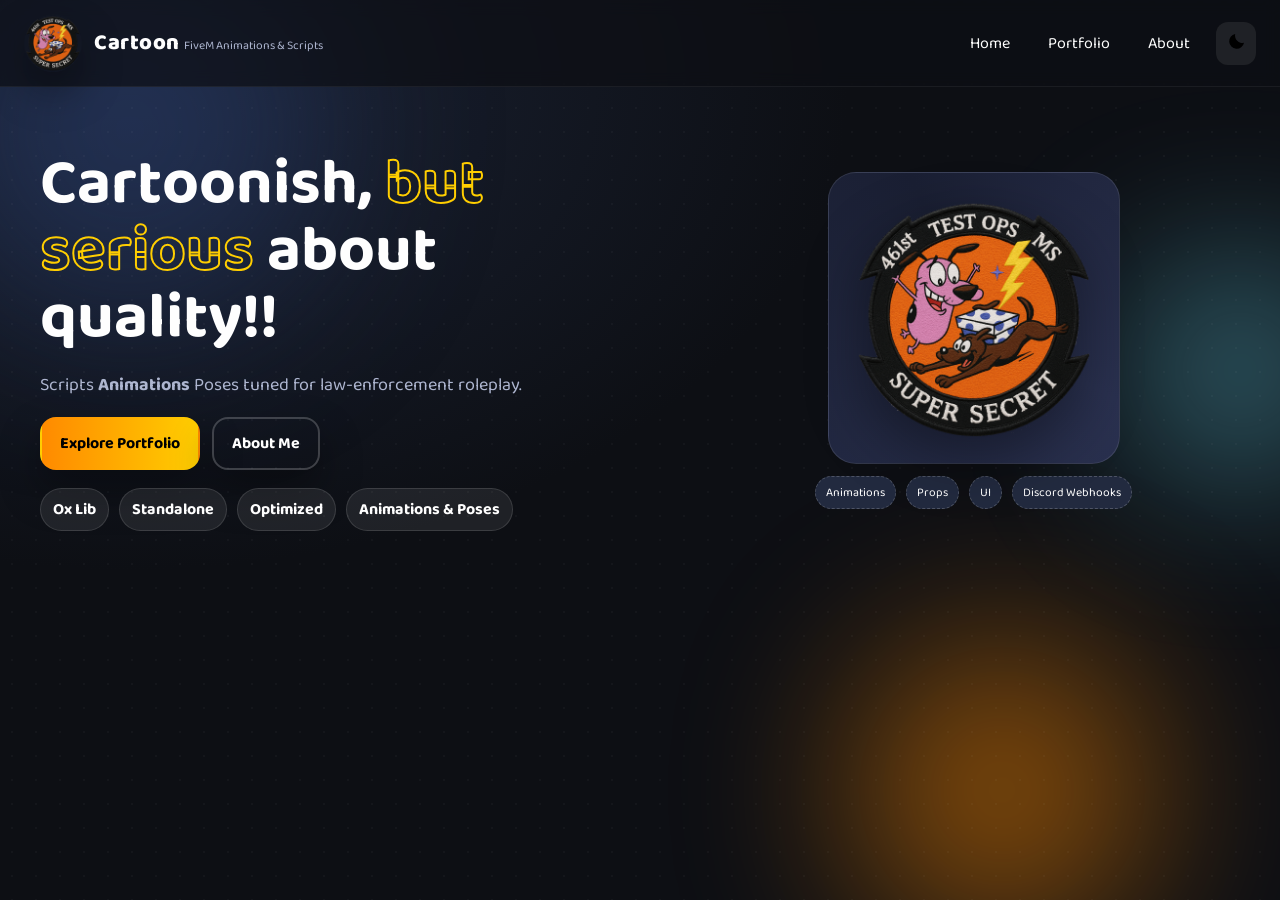
<file: index.html>
<!doctype html><html lang="en"><head><title>Cartoon — Home</title><meta charset="utf-8"><meta name="viewport" content="width=device-width,initial-scale=1">
<link rel="preconnect" href="https://fonts.googleapis.com"><link rel="preconnect" href="https://fonts.gstatic.com" crossorigin>
<link href="https://fonts.googleapis.com/css2?family=Baloo+2:wght@400;600;700;800&family=Comic+Neue:wght@700&family=Nunito:wght@400;600;700&display=swap" rel="stylesheet">
<link rel="stylesheet" href="css/style.css"><link rel="icon" href="assets/logo.png"></head><body><div class="page-wipe"><div class="wipe-layer"></div><div class="wipe-layer delay"></div></div>
<div class="bg"><span class="blob b1"></span><span class="blob b2"></span><span class="blob b3"></span><span class="stars"></span></div>
<header class="site-header">
<a class="brand" href="index.html"><img src="assets/logo.png"><div class="brand-text"><span class="brand-top">Cartoon   </span><span class="brand-sub">     FiveM Animations & Scripts</span></div></a>
<nav class="nav">
<button class="nav-toggle" aria-expanded="false"><span></span><span></span><span></span></button>
<ul class="nav-list">
<li><a href="index.html" class="link">Home</a></li>
<li><a href="portfolio.html" class="link">Portfolio</a></li>
<li><a href="about.html" class="link">About</a></li>
</ul>
<button class="theme-toggle"><svg viewBox="0 0 24 24" width="20" height="20"><path d="M21.64 13A9 9 0 0111 2.36a9 9 0 1010.64 10.64z"></path></svg></button>
</nav></header>
<main class="page">
<section class="home">
<div class="hero">
<div class="hero-text">
<h1 class="title">Cartoonish, <span class="stroke">but serious</span> about quality!!</h1>
<p class="lead">Scripts <b>Animations </b>Poses<b></b> tuned for law‑enforcement roleplay.</p>
<div class="cta-row"><a class="btn primary link" href="portfolio.html">Explore Portfolio</a><a class="btn ghost link" href="about.html">About Me</a></div>
<ul class="badges"><li>Ox Lib</li><li>Standalone</li><li>Optimized</li><li>Animations & Poses</li></ul>
</div>
<div class="hero-art tilt"><div class="logo-card"><img src="assets/logo.png"></div><div class="float-tags"><span>Animations</span><span>Props</span><span>UI</span><span>Discord Webhooks</span></div></div>
</div>
</file>
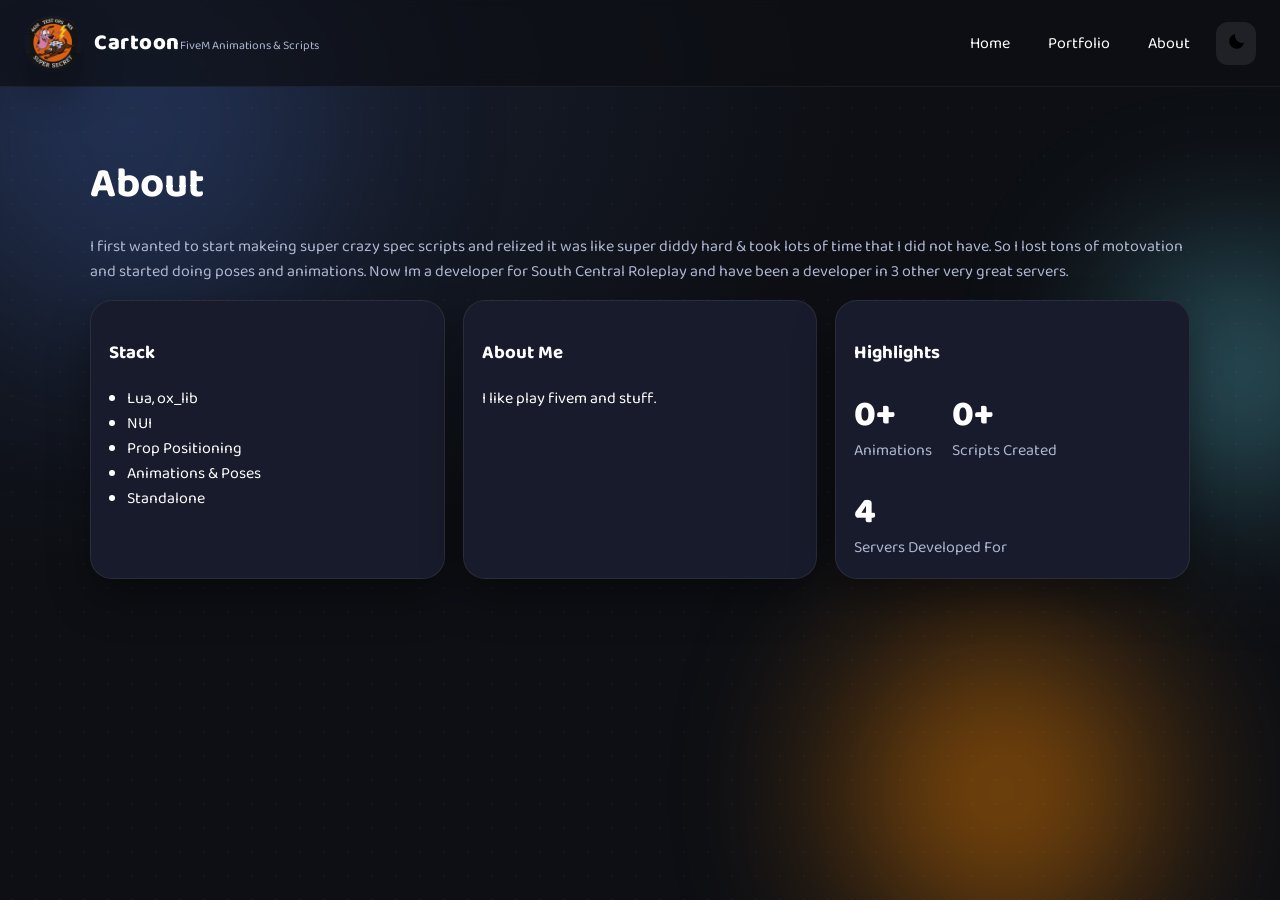
<file: about.html>
<!doctype html><html lang="en"><head><title>Cartoon — About</title><meta charset="utf-8"><meta name="viewport" content="width=device-width,initial-scale=1">
<link rel="preconnect" href="https://fonts.googleapis.com"><link rel="preconnect" href="https://fonts.gstatic.com" crossorigin>
<link href="https://fonts.googleapis.com/css2?family=Baloo+2:wght@400;600;700;800&family=Comic+Neue:wght@700&family=Nunito:wght@400;600;700&display=swap" rel="stylesheet">
<link rel="stylesheet" href="css/style.css"><link rel="icon" href="assets/logo.png"></head><body><div class="page-wipe"><div class="wipe-layer"></div><div class="wipe-layer delay"></div></div>
<div class="bg"><span class="blob b1"></span><span class="blob b2"></span><span class="blob b3"></span><span class="stars"></span></div>
<header class="site-header">
<a class="brand" href="index.html"><img src="assets/logo.png"><div class="brand-text"><span class="brand-top">Cartoon</span><span class="brand-sub">FiveM Animations & Scripts</span></div></a>
<nav class="nav">
<button class="nav-toggle" aria-expanded="false"><span></span><span></span><span></span></button>
<ul class="nav-list">
<li><a href="index.html" class="link">Home</a></li>
<li><a href="portfolio.html" class="link">Portfolio</a></li>
<li><a href="about.html" class="link">About</a></li>
</ul>
<button class="theme-toggle"><svg viewBox="0 0 24 24" width="20" height="20"><path d="M21.64 13A9 9 0 0111 2.36a9 9 0 1010.64 10.64z"></path></svg></button>
</nav></header>
<main class="page">
<section class="section">
<div class="section-head"><h2 class="section-title">About</h2><p class="muted">I first wanted to start makeing super crazy spec scripts and relized it was like super diddy hard & took lots of time that I did not have. So I lost tons of motovation and started doing poses and animations. Now Im a developer for South Central Roleplay and have been a developer in 3 other very great servers.</p></div>
<div class="about-wrap">
<div class="about-card"><h3>Stack</h3><ul class="ticklist"><li>Lua, ox_lib</li><li>NUI</li><li>Prop Positioning</li><li>Animations & Poses</li><li>Standalone</li></ul></div>
<div class="about-card"><h3>About Me</h3><p>I like play fivem and stuff.</p></div>
<div class="about-card"><h3>Highlights</h3><div class="stats"><div><span class="num" data-count="100">0+</span><span class="label">Animations</span></div><div><span class="num" data-count="30">0+</span><span class="label">Scripts Created</span></div><div><span class="num" data-count="12">4</span><span class="label">Servers Developed For</span></div></div></div>
</div>
</file>
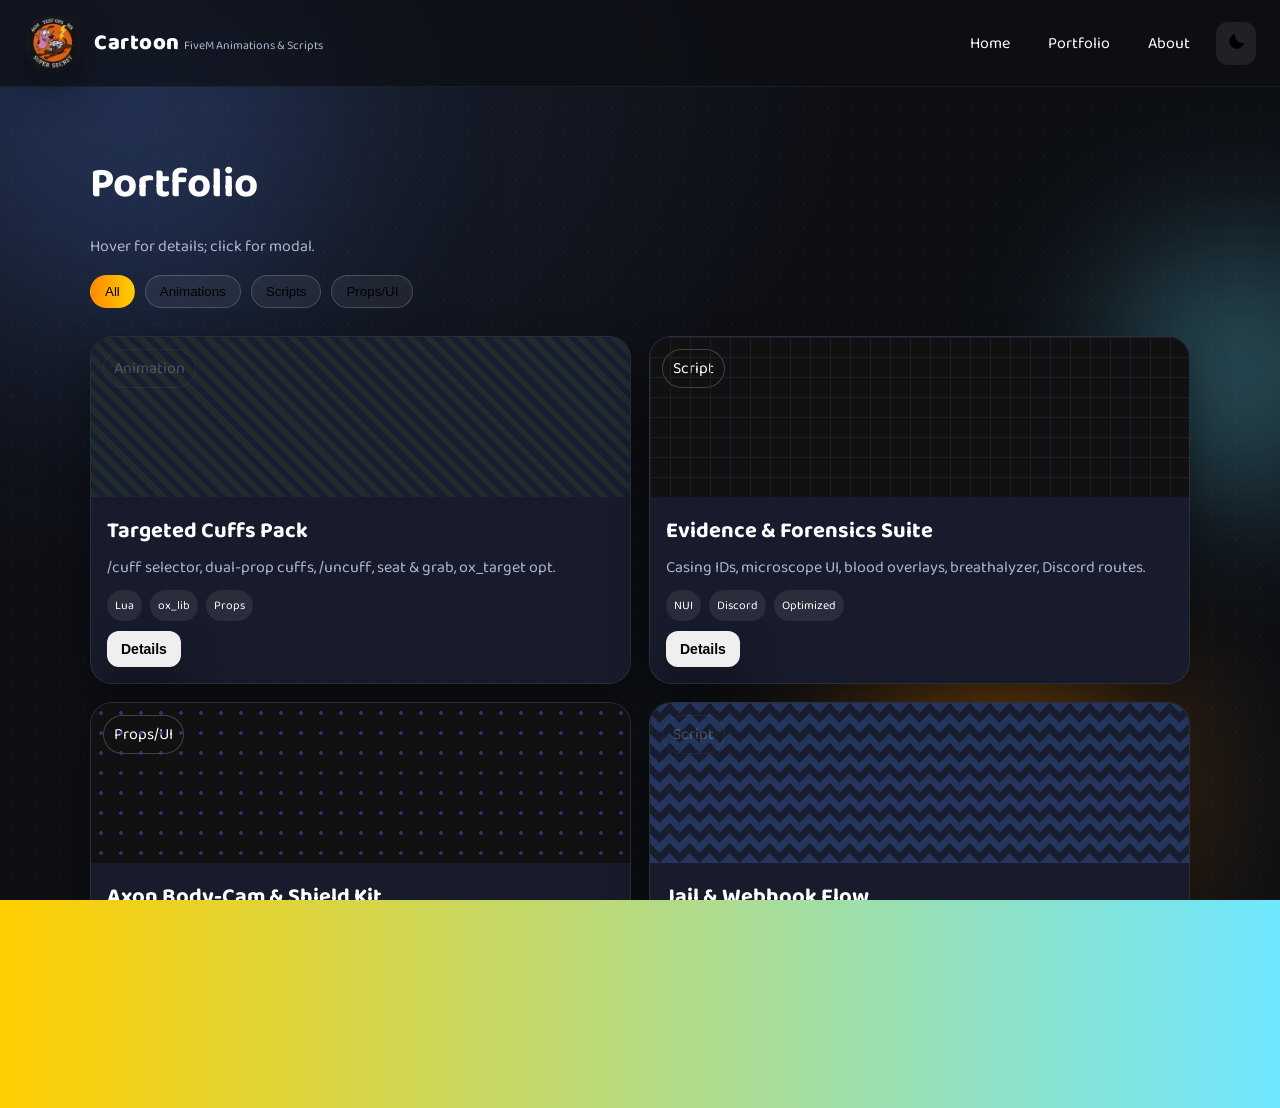
<file: portfolio.html>
<!doctype html><html lang="en"><head><title>Cartoon — Portfolio</title><meta charset="utf-8"><meta name="viewport" content="width=device-width,initial-scale=1">
<link rel="preconnect" href="https://fonts.googleapis.com"><link rel="preconnect" href="https://fonts.gstatic.com" crossorigin>
<link href="https://fonts.googleapis.com/css2?family=Baloo+2:wght@400;600;700;800&family=Comic+Neue:wght@700&family=Nunito:wght@400;600;700&display=swap" rel="stylesheet">
<link rel="stylesheet" href="css/style.css"><link rel="icon" href="assets/logo.png"></head><body><div class="page-wipe"><div class="wipe-layer"></div><div class="wipe-layer delay"></div></div>
<div class="bg"><span class="blob b1"></span><span class="blob b2"></span><span class="blob b3"></span><span class="stars"></span></div>
<header class="site-header">
<a class="brand" href="index.html"><img src="assets/logo.png"><div class="brand-text"><span class="brand-top">Cartoon    </span><span class="brand-sub">        FiveM Animations & Scripts</span></div></a>
<nav class="nav">
<button class="nav-toggle" aria-expanded="false"><span></span><span></span><span></span></button>
<ul class="nav-list">
<li><a href="index.html" class="link">Home</a></li>
<li><a href="portfolio.html" class="link">Portfolio</a></li>
<li><a href="about.html" class="link">About</a></li>
</ul>
<button class="theme-toggle"><svg viewBox="0 0 24 24" width="20" height="20"><path d="M21.64 13A9 9 0 0111 2.36a9 9 0 1010.64 10.64z"></path></svg></button>
</nav></header>
<main class="page">
<section class="section">
<div class="section-head"><h2 class="section-title">Portfolio</h2><p class="muted">Hover for details; click for modal.</p></div>
<div class="filters"><button class="chip is-active" data-filter="all">All</button><button class="chip" data-filter="animation">Animations</button><button class="chip" data-filter="script">Scripts</button><button class="chip" data-filter="props">Props/UI</button></div>
<div class="grid portfolio-grid">
<article class="card" data-type="animation"><div class="card-media"><div class="pill tag">Animation</div><div class="preview waves"></div></div><div class="card-body"><h3 class="card-title">Targeted Cuffs Pack</h3><p class="card-text">/cuff selector, dual-prop cuffs, /uncuff, seat & grab, ox_target opt.</p><ul class="meta"><li>Lua</li><li>ox_lib</li><li>Props</li></ul><button class="btn small open-modal" data-project="cuffs">Details</button></div></article>
<article class="card" data-type="script"><div class="card-media"><div class="pill tag">Script</div><div class="preview grid"></div></div><div class="card-body"><h3 class="card-title">Evidence & Forensics Suite</h3><p class="card-text">Casing IDs, microscope UI, blood overlays, breathalyzer, Discord routes.</p><ul class="meta"><li>NUI</li><li>Discord</li><li>Optimized</li></ul><button class="btn small open-modal" data-project="forensics">Details</button></div></article>
<article class="card" data-type="props"><div class="card-media"><div class="pill tag">Props/UI</div><div class="preview dots"></div></div><div class="card-body"><h3 class="card-title">Axon Body‑Cam & Shield Kit</h3><p class="card-text">Attach props, shield pin, ankle holster walk cycles.</p><ul class="meta"><li>Props</li><li>Anim</li><li>Config</li></ul><button class="btn small open-modal" data-project="axon">Details</button></div></article>
<article class="card" data-type="script"><div class="card-media"><div class="pill tag">Script</div><div class="preview stripes"></div></div><div class="card-body"><h3 class="card-title">Jail & Webhook Flow</h3><p class="card-text">Menu, player list, timed jail, reason capture, Discord webhook.</p><ul class="meta"><li>ox_lib</li><li>Server/Client</li><li>Discord</li></ul><button class="btn small open-modal" data-project="jail">Details</button></div></article>
</div>
</file>
<file: css/style.css>
:root{--bg:#0d0f14;--bg2:#121623;--card:#171b2b;--ink:#fefefe;--muted:#aeb6d0;--brand:#ff8a00;--brand2:#ffce00;--accent:#6ee7ff;--shadow:0 20px 40px rgba(0,0,0,.35);--radius:22px}
*{box-sizing:border-box}html,body{height:100%}body{margin:0;font-family:'Baloo 2','Comic Neue','Nunito',system-ui,Segoe UI,Roboto,Arial;color:var(--ink);background:radial-gradient(1200px 800px at 10% 10%,#1b2336 0%,var(--bg) 60%);overflow-x:hidden}
a{color:inherit;text-decoration:none}img{max-width:100%;display:block}
.site-header{position:sticky;top:0;z-index:40;display:flex;align-items:center;justify-content:space-between;gap:16px;padding:14px 24px;background:rgba(13,15,20,.7);backdrop-filter:blur(8px);border-bottom:1px solid rgba(255,255,255,.06)}
.brand{display:flex;align-items:center;gap:12px}.brand img{width:58px;height:58px;border-radius:50%;box-shadow:var(--shadow)}.brand-text{line-height:1}.brand-top{font-weight:800;letter-spacing:.5px;font-size:22px}.brand-sub{font-size:12px;color:var(--muted)}
.nav{display:flex;align-items:center;gap:12px}.nav-toggle{display:none;flex-direction:column;gap:5px;background:transparent;border:0;cursor:pointer}.nav-toggle span{width:24px;height:3px;background:#fff;border-radius:3px}.nav-list{display:flex;gap:10px;list-style:none;margin:0;padding:0}
.nav-list a{padding:10px 14px;border-radius:14px;transition:transform .2s,background .2s}.nav-list a:hover{background:rgba(255,255,255,.08);transform:translateY(-2px)}.theme-toggle{border:0;background:rgba(255,255,255,.08);padding:10px;border-radius:12px;cursor:pointer}
.page{min-height:calc(100vh - 90px);padding:64px 24px}
.hero{display:grid;grid-template-columns:1.2fr 1fr;gap:28px;align-items:center;max-width:1200px;margin:0 auto}.title{font-size:clamp(36px,6vw,64px);line-height:1.05;margin:0 0 10px}.stroke{color:transparent;-webkit-text-stroke:2px var(--brand2)}
.lead{font-size:18px;color:var(--muted);max-width:700px}.cta-row{display:flex;gap:12px;margin-top:18px}.btn{display:inline-flex;align-items:center;justify-content:center;gap:8px;border-radius:16px;padding:12px 18px;font-weight:700;border:2px solid transparent;box-shadow:var(--shadow);cursor:pointer}
.btn.primary{background:linear-gradient(90deg,var(--brand),var(--brand2));color:#000}.btn.ghost{background:transparent;border-color:rgba(255,255,255,.2);color:#fff}.btn.small{padding:8px 12px;border-radius:12px;font-size:14px}
.badges{display:flex;gap:10px;margin:18px 0 0;padding:0;list-style:none;flex-wrap:wrap}.badges li{background:rgba(255,255,255,.08);border:1px solid rgba(255,255,255,.12);padding:8px 12px;border-radius:999px;font-weight:700}
.hero-art{display:grid;place-items:center}.logo-card{background:conic-gradient(from 120deg at 50% 50%,#2a3150,#1a1f33 60%,#2a3150);padding:20px;border-radius:28px;border:1px solid rgba(255,255,255,.1)}.logo-card img{width:250px;filter:drop-shadow(0 20px 30px rgba(0,0,0,.4))}
.float-tags{display:flex;gap:10px;flex-wrap:wrap;margin-top:12px}.float-tags span{padding:6px 10px;border-radius:999px;background:#222a3f;border:1px dashed rgba(255,255,255,.2);font-size:12px}
.section-head{max-width:1100px;margin:0 auto 8px}.section-title{font-size:42px;margin:0 0 6px}.muted{color:var(--muted)}
.filters{max-width:1100px;margin:12px auto 22px;display:flex;gap:10px;flex-wrap:wrap}.chip{border:1px solid rgba(255,255,255,.18);background:rgba(255,255,255,.06);padding:8px 14px;border-radius:999px;cursor:pointer}.chip.is-active{background:linear-gradient(90deg,var(--brand),var(--brand2));color:#000;border-color:transparent}
.portfolio-grid{max-width:1100px;margin:0 auto;display:grid;grid-template-columns:repeat(12,1fr);gap:18px}.card{grid-column:span 6;background:var(--card);border:1px solid rgba(255,255,255,.08);border-radius:var(--radius);overflow:hidden;box-shadow:var(--shadow);transform:translateY(6px);transition:transform .3s}.card:hover{transform:translateY(-6px)}
.card-media{height:160px;background:#111;position:relative}.pill.tag{position:absolute;top:12px;left:12px;padding:6px 10px;border-radius:999px;background:#111;border:1px solid rgba(255,255,255,.2)}.preview{position:absolute;inset:0;opacity:.8}
.preview.waves{background:repeating-linear-gradient(45deg,#233,#233 6px,#1b2037 6px,#1b2037 12px)}.preview.grid{background-image:linear-gradient(#223 1px,transparent 1px),linear-gradient(90deg,#223 1px,transparent 1px);background-size:20px 20px}
.preview.dots{background:radial-gradient(#2b3f7f 2px,transparent 2px);background-size:20px 20px}.preview.stripes{background:linear-gradient(135deg,#2a3f70 25%,transparent 25%) -10px 0/20px 20px,linear-gradient(225deg,#2a3f70 25%,transparent 25%) -10px 0/20px 20px,linear-gradient(315deg,#2a3f70 25%,transparent 25%) 0px 0/20px 20px,linear-gradient(45deg,#2a3f70 25%,#1a2138 25%) 0px 0/20px 20px}
.card-body{padding:16px}.card-title{margin:0 0 6px;font-size:22px}.card-text{color:var(--muted);margin:0 0 10px}.meta{display:flex;gap:8px;list-style:none;margin:0 0 10px;padding:0}.meta li{font-size:12px;background:rgba(255,255,255,.08);padding:6px 8px;border-radius:999px}
.about-wrap{max-width:1100px;margin:0 auto;display:grid;gap:18px;grid-template-columns:repeat(12,1fr)}.about-card{grid-column:span 4;background:var(--card);border:1px solid rgba(255,255,255,.08);border-radius:var(--radius);padding:18px;box-shadow:var(--shadow)}
.ticklist{padding-left:18px}.stats{display:flex;gap:20px;flex-wrap:wrap;margin-top:8px}.stats .num{font-size:36px;font-weight:800}.stats .label{display:block;color:var(--muted);margin-top:-6px}
.site-footer{padding:32px 24px;border-top:1px solid rgba(255,255,255,.08);text-align:center;color:var(--muted)}
.page-wipe{position:fixed;inset:0;pointer-events:none;z-index:60;display:grid;place-items:center}.wipe-layer{position:absolute;inset:0;transform:translateY(100%);background:linear-gradient(90deg,var(--brand),var(--brand2));clip-path:polygon(0 0,100% 0,100% 85%,0 100%);transition:transform .6s cubic-bezier(.22,1,.36,1)}
.wipe-layer.delay{transition-delay:.1s;background:linear-gradient(90deg,var(--brand2),var(--accent))}.page-wipe.is-active .wipe-layer{transform:translateY(0)}
.bg .blob{position:fixed;z-index:-1;filter:blur(90px);opacity:.5}.b1{width:380px;height:380px;background:#2a3f70;top:-60px;left:-60px;border-radius:50%}.b2{width:300px;height:300px;background:#ff8a00;bottom:-40px;right:10%;border-radius:50%}.b3{width:200px;height:200px;background:#6ee7ff;top:30%;right:-60px;border-radius:50%}.stars{position:fixed;inset:0;background:radial-gradient(#ffffff33 1px,transparent 1px);background-size:24px 24px;opacity:.15;z-index:-1}
@media (max-width:980px){.hero{grid-template-columns:1fr}.about-card{grid-column:span 12}.card{grid-column:span 12}.nav-toggle{display:flex}.nav-list{position:absolute;right:16px;top:70px;background:rgba(13,15,20,.95);border:1px solid rgba(255,255,255,.12);border-radius:16px;padding:10px;flex-direction:column;display:none}.nav-list.open{display:flex}}
</file>
